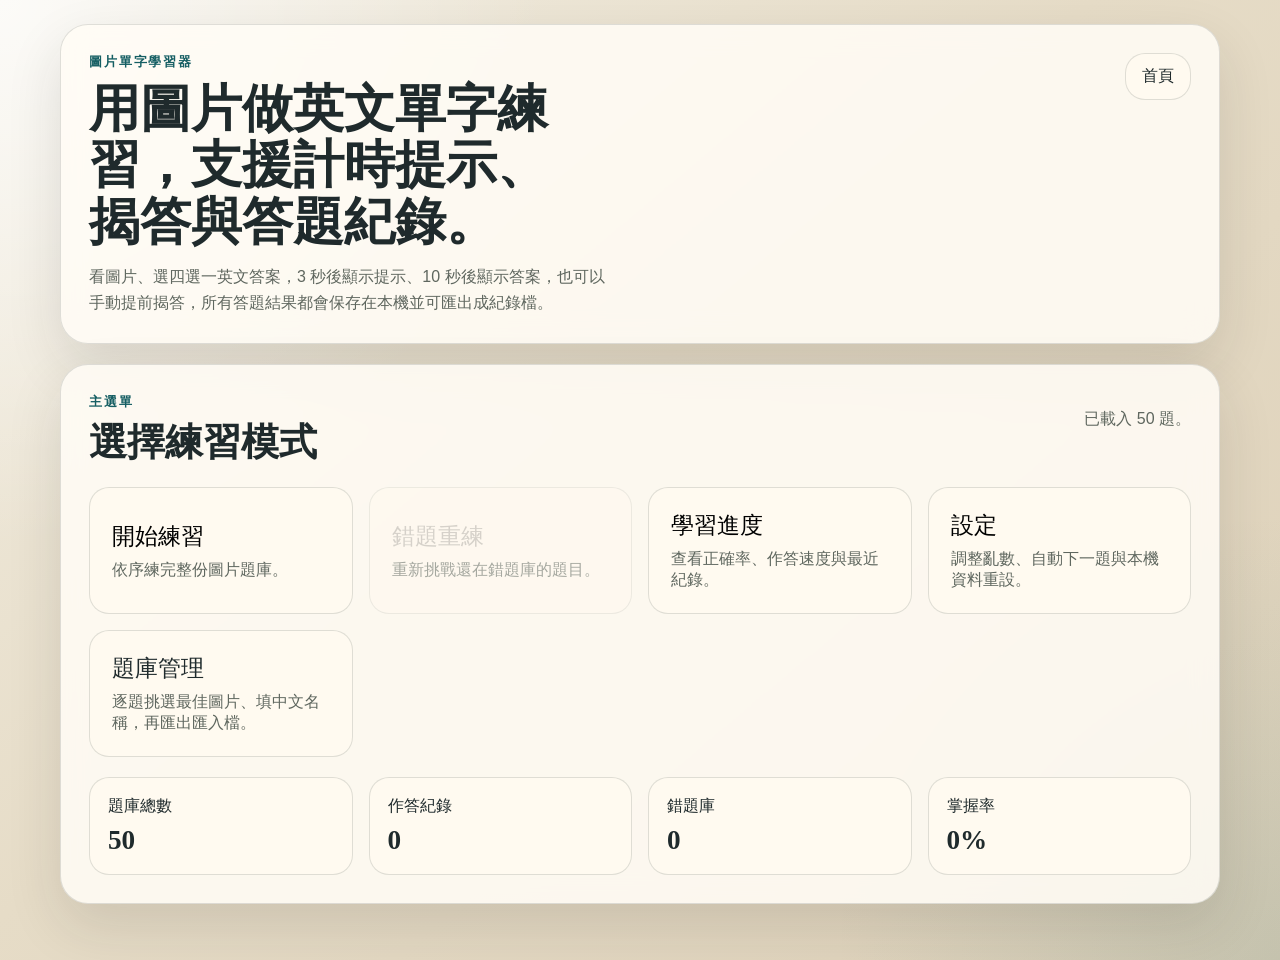
<file: index.html>
<!doctype html>
<html lang="zh-Hant">
<head>
  <meta charset="UTF-8">
  <meta name="viewport" content="width=device-width, initial-scale=1.0">
  <title>圖片單字學習器</title>
  <link rel="stylesheet" href="style.css">
</head>
<body>
  <div class="app-shell">
    <header class="hero">
      <div>
        <p class="eyebrow">圖片單字學習器</p>
        <h1>用圖片做英文單字練習，支援計時提示、揭答與答題紀錄。</h1>
        <p class="hero-copy">看圖片、選四選一英文答案，3 秒後顯示提示、10 秒後顯示答案，也可以手動提前揭答，所有答題結果都會保存在本機並可匯出成紀錄檔。</p>
      </div>
      <button class="ghost-button" id="nav-home" type="button">首頁</button>
    </header>

    <main>
      <section class="view is-active" id="view-home" aria-labelledby="home-title">
        <div class="section-head">
          <div>
            <p class="eyebrow">主選單</p>
            <h2 id="home-title">選擇練習模式</h2>
          </div>
          <p class="inline-note" id="dataset-status">正在載入題庫...</p>
        </div>

        <div class="menu-grid">
          <button class="menu-card" id="start-practice" type="button">
            <span class="menu-label">開始練習</span>
            <span class="menu-copy">依序練完整份圖片題庫。</span>
          </button>
          <button class="menu-card" id="review-mistakes" type="button">
            <span class="menu-label">錯題重練</span>
            <span class="menu-copy">重新挑戰還在錯題庫的題目。</span>
          </button>
          <button class="menu-card" id="open-progress" type="button">
            <span class="menu-label">學習進度</span>
            <span class="menu-copy">查看正確率、作答速度與最近紀錄。</span>
          </button>
          <button class="menu-card" id="open-settings" type="button">
            <span class="menu-label">設定</span>
            <span class="menu-copy">調整亂數、自動下一題與本機資料重設。</span>
          </button>
          <a class="menu-card menu-link" href="manager.html">
            <span class="menu-label">題庫管理</span>
            <span class="menu-copy">逐題挑選最佳圖片、填中文名稱，再匯出匯入檔。</span>
          </a>
        </div>

        <div class="snapshot-grid" id="home-snapshot"></div>
      </section>

      <section class="view" id="view-practice" aria-labelledby="practice-title">
        <div class="section-head">
          <div>
            <p class="eyebrow" id="practice-mode-label">練習模式</p>
            <h2 id="practice-title">請在揭答前作答</h2>
          </div>
          <div class="status-row">
            <span class="status-pill" id="question-counter">0 / 0</span>
            <span class="status-pill" id="timer-badge">0.0s</span>
            <button class="ghost-button" id="exit-practice" type="button">離開練習</button>
          </div>
        </div>

        <div class="practice-grid">
          <div class="media-panel">
            <div class="image-frame">
              <img id="question-image" alt="單字題目圖片">
              <div class="image-fallback hidden" id="image-fallback">圖片載入失敗，已改用後備圖片。</div>
            </div>
            <div class="meta-grid">
              <div class="meta-card">
                <span class="meta-label">分類</span>
                <strong id="question-category">-</strong>
              </div>
              <div class="meta-card">
                <span class="meta-label">難度</span>
                <strong id="question-level">-</strong>
              </div>
              <div class="meta-card">
                <span class="meta-label">詞性</span>
                <strong id="question-pos">-</strong>
              </div>
            </div>
          </div>

          <div class="question-panel">
            <div class="hint-panel">
              <p class="hint-status" id="hint-status">尚未顯示提示。3 秒後顯示提示，10 秒後顯示答案。</p>
              <p class="hint-text" id="hint-text"></p>
              <p class="answer-text" id="answer-text"></p>
            </div>

            <div class="choice-grid" id="choice-grid"></div>

            <div class="feedback-panel" id="feedback-panel">
              <p class="feedback-title" id="feedback-title">請先選擇一個答案。</p>
              <p class="feedback-copy" id="feedback-copy">你的作答結果、用時、提示等級與揭答狀態會顯示在這裡。</p>
            </div>

            <div class="action-row">
              <button class="primary-button" id="next-question" type="button" disabled>下一題</button>
              <button class="ghost-button" id="reveal-answer" type="button">提前顯示答案</button>
              <button class="ghost-button" id="restart-queue" type="button">重新開始本輪</button>
            </div>
          </div>
        </div>
      </section>

      <section class="view" id="view-summary" aria-labelledby="summary-title">
        <div class="section-head">
          <div>
            <p class="eyebrow">本輪結算</p>
            <h2 id="summary-title">這一輪的作答結果</h2>
          </div>
          <button class="ghost-button" id="summary-home" type="button">返回首頁</button>
        </div>

        <div class="snapshot-grid" id="summary-snapshot"></div>
        <div class="summary-list" id="summary-breakdown"></div>

        <div class="action-row">
          <button class="primary-button" id="summary-restart" type="button">再練一次</button>
          <button class="ghost-button" id="summary-review" type="button">重練錯題</button>
        </div>
      </section>

      <section class="view" id="view-progress" aria-labelledby="progress-title">
        <div class="section-head">
          <div>
            <p class="eyebrow">學習進度</p>
            <h2 id="progress-title">長期統計與答題紀錄</h2>
          </div>
          <button class="ghost-button" id="progress-home" type="button">返回首頁</button>
        </div>

        <div class="snapshot-grid" id="progress-snapshot"></div>
        <div class="action-row">
          <button class="primary-button" id="export-log-json" type="button">匯出 JSON 紀錄</button>
          <button class="ghost-button" id="export-log-csv" type="button">匯出 CSV 紀錄</button>
        </div>
        <div class="panel-stack">
          <div class="panel-block">
            <h3>最近較弱的單字</h3>
            <div id="weak-words"></div>
          </div>
          <div class="panel-block">
            <h3>分類表現</h3>
            <div id="category-performance"></div>
          </div>
          <div class="panel-block">
            <h3>最近答題紀錄</h3>
            <div id="recent-attempts"></div>
          </div>
        </div>
      </section>

      <section class="view" id="view-settings" aria-labelledby="settings-title">
        <div class="section-head">
          <div>
            <p class="eyebrow">設定</p>
            <h2 id="settings-title">本機偏好設定</h2>
          </div>
          <button class="ghost-button" id="settings-home" type="button">返回首頁</button>
        </div>

        <form class="settings-form" id="settings-form">
          <label class="settings-row" for="shuffle-questions">
            <span>
              <strong>打亂題目順序</strong>
              <small>每次開始練習時隨機排列題目。</small>
            </span>
            <input id="shuffle-questions" name="shuffleQuestions" type="checkbox">
          </label>

          <label class="settings-row" for="auto-advance-ms">
            <span>
              <strong>自動前往下一題</strong>
              <small>作答後自動切到下一題。</small>
            </span>
            <select id="auto-advance-ms" name="autoAdvanceMs">
              <option value="0">關閉</option>
              <option value="1200">1.2 秒</option>
              <option value="2000">2 秒</option>
            </select>
          </label>

          <div class="action-row">
            <button class="primary-button" type="submit">儲存設定</button>
            <button class="ghost-button" id="reset-storage" type="button">重設本機資料</button>
          </div>
        </form>
      </section>
    </main>
  </div>

  <script src="app.js" defer></script>
</body>
</html>
</file>
<file: style.css>
:root {
  color-scheme: light;
  --bg: #f3efe4;
  --bg-accent: #ddd0b8;
  --panel: rgba(255, 252, 245, 0.88);
  --panel-strong: #fffaf0;
  --ink: #1f2a2c;
  --muted: #5f675f;
  --line: rgba(31, 42, 44, 0.14);
  --primary: #155e63;
  --primary-strong: #0f4549;
  --success: #245f3a;
  --warning: #8b5e2e;
  --danger: #8d2c35;
  --shadow: 0 22px 55px rgba(34, 34, 34, 0.12);
  --radius-xl: 28px;
  --radius-lg: 20px;
  --radius-md: 14px;
}

* {
  box-sizing: border-box;
}

body {
  margin: 0;
  min-height: 100vh;
  font-family: "Trebuchet MS", "Verdana", sans-serif;
  color: var(--ink);
  background:
    radial-gradient(circle at top left, rgba(255, 255, 255, 0.75), transparent 34%),
    radial-gradient(circle at bottom right, rgba(21, 94, 99, 0.12), transparent 28%),
    linear-gradient(140deg, var(--bg) 0%, #e6dcc7 45%, var(--bg-accent) 100%);
}

img {
  display: block;
  max-width: 100%;
}

button,
select,
input {
  font: inherit;
}

button {
  cursor: pointer;
  border: 0;
}

a {
  color: inherit;
}

.app-shell {
  width: min(1160px, calc(100vw - 32px));
  margin: 0 auto;
  padding: 24px 0 56px;
}

.hero,
.view {
  backdrop-filter: blur(14px);
  background: var(--panel);
  border: 1px solid var(--line);
  border-radius: var(--radius-xl);
  box-shadow: var(--shadow);
}

.hero {
  display: flex;
  justify-content: space-between;
  gap: 20px;
  align-items: start;
  padding: 28px;
  margin-bottom: 20px;
}

.eyebrow {
  margin: 0 0 10px;
  font-size: 0.82rem;
  font-weight: 700;
  letter-spacing: 0.14em;
  text-transform: uppercase;
  color: var(--primary);
}

h1,
h2,
h3 {
  margin: 0;
  font-family: "Georgia", "Times New Roman", serif;
  line-height: 1.1;
}

h1 {
  max-width: 18ch;
  font-size: clamp(2.4rem, 4vw, 4.2rem);
}

h2 {
  font-size: clamp(1.8rem, 3vw, 2.8rem);
}

h3 {
  font-size: 1.2rem;
}

.hero-copy,
.inline-note,
.menu-copy,
.meta-label,
.hint-status,
.feedback-copy,
.settings-row small,
.table-note,
.weak-word-meta {
  color: var(--muted);
}

.hero-copy {
  max-width: 58ch;
  margin: 14px 0 0;
  line-height: 1.6;
}

.view {
  display: none;
  padding: 28px;
}

.view.is-active {
  display: block;
  animation: rise-in 220ms ease;
}

.section-head,
.status-row,
.action-row,
.meta-grid,
.snapshot-grid,
.menu-grid,
.panel-stack,
.summary-list {
  display: grid;
  gap: 16px;
}

.section-head {
  grid-template-columns: 1fr auto;
  align-items: start;
  margin-bottom: 24px;
}

.status-row {
  grid-auto-flow: column;
  align-items: center;
}

.status-pill,
.ghost-button,
.primary-button,
.choice-button,
.menu-card,
.meta-card,
.snapshot-card,
.panel-block,
.hint-panel,
.feedback-panel,
.settings-row,
.summary-item,
.weak-word-item,
.category-row {
  border: 1px solid var(--line);
  border-radius: var(--radius-lg);
}

.status-pill,
.ghost-button,
.primary-button,
.choice-button {
  padding: 12px 16px;
}

.status-pill {
  background: rgba(255, 255, 255, 0.72);
  font-weight: 700;
}

.ghost-button,
.menu-card,
.choice-button,
.settings-row,
.meta-card,
.snapshot-card,
.panel-block,
.summary-item,
.weak-word-item,
.category-row,
.hint-panel,
.feedback-panel {
  background: var(--panel-strong);
}

.ghost-button {
  color: var(--ink);
}

.primary-button {
  background: linear-gradient(135deg, var(--primary) 0%, var(--primary-strong) 100%);
  color: #fff;
  font-weight: 700;
}

.ghost-button:hover,
.menu-card:hover,
.choice-button:hover,
.primary-button:hover {
  transform: translateY(-1px);
}

.ghost-button:disabled,
.primary-button:disabled,
.choice-button:disabled,
.menu-card:disabled {
  cursor: not-allowed;
  opacity: 0.55;
  transform: none;
}

.menu-grid {
  grid-template-columns: repeat(auto-fit, minmax(220px, 1fr));
  margin-bottom: 20px;
}

.menu-card {
  padding: 22px;
  text-align: left;
  transition: transform 180ms ease, border-color 180ms ease;
}

.menu-link {
  display: block;
  text-decoration: none;
}

.nav-link {
  display: inline-flex;
  align-items: center;
  justify-content: center;
  text-decoration: none;
}

.menu-label {
  display: block;
  margin-bottom: 8px;
  font-family: "Georgia", "Times New Roman", serif;
  font-size: 1.45rem;
}

.snapshot-grid {
  grid-template-columns: repeat(auto-fit, minmax(180px, 1fr));
}

.snapshot-card,
.meta-card,
.panel-block,
.summary-item,
.weak-word-item,
.category-row,
.hint-panel,
.feedback-panel {
  padding: 18px;
}

.snapshot-card strong {
  display: block;
  margin-top: 8px;
  font-size: 1.7rem;
  font-family: "Georgia", "Times New Roman", serif;
}

.practice-grid {
  display: grid;
  grid-template-columns: minmax(300px, 0.95fr) minmax(320px, 1.05fr);
  gap: 22px;
}

.media-panel,
.question-panel {
  display: grid;
  gap: 16px;
}

.image-frame {
  position: relative;
  min-height: 360px;
  overflow: hidden;
  border-radius: var(--radius-lg);
  border: 1px solid var(--line);
  background: linear-gradient(160deg, rgba(255, 255, 255, 0.75), rgba(21, 94, 99, 0.08));
}

.image-frame img {
  width: 100%;
  height: 100%;
  min-height: 360px;
  object-fit: cover;
}

.image-fallback {
  position: absolute;
  left: 16px;
  right: 16px;
  bottom: 16px;
  padding: 12px 14px;
  background: rgba(255, 250, 240, 0.92);
  border-radius: 12px;
  border: 1px solid var(--line);
}

.hidden {
  display: none;
}

.meta-grid {
  grid-template-columns: repeat(3, 1fr);
}

.meta-card strong {
  display: block;
  margin-top: 6px;
}

.hint-panel {
  background: linear-gradient(180deg, rgba(255, 255, 255, 0.82), rgba(21, 94, 99, 0.08));
}

.hint-text,
.answer-text,
.feedback-title,
.feedback-copy {
  margin: 0;
}

.hint-text,
.answer-text,
.feedback-copy {
  line-height: 1.6;
}

.answer-text {
  color: var(--primary-strong);
  font-weight: 700;
}

.choice-grid {
  display: grid;
  gap: 12px;
}

.choice-button {
  text-align: left;
  transition: transform 180ms ease, border-color 180ms ease, background 180ms ease;
}

.choice-button.is-correct,
.choice-button.is-answer {
  border-color: rgba(36, 95, 58, 0.4);
  background: rgba(36, 95, 58, 0.12);
}

.choice-button.is-wrong {
  border-color: rgba(141, 44, 53, 0.36);
  background: rgba(141, 44, 53, 0.1);
}

.feedback-panel[data-tone="success"] {
  border-color: rgba(36, 95, 58, 0.3);
}

.feedback-panel[data-tone="warning"] {
  border-color: rgba(139, 94, 46, 0.32);
}

.feedback-panel[data-tone="danger"] {
  border-color: rgba(141, 44, 53, 0.32);
}

.action-row {
  grid-auto-flow: column;
  justify-content: start;
}

.summary-list,
.panel-stack {
  margin-top: 20px;
}

.summary-item,
.weak-word-item,
.category-row {
  display: flex;
  justify-content: space-between;
  gap: 16px;
  align-items: center;
}

.weak-word-list,
.category-table {
  display: grid;
  gap: 12px;
}

.category-row strong,
.weak-word-item strong {
  display: block;
}

.settings-form {
  display: grid;
  gap: 16px;
}

.settings-row {
  display: flex;
  justify-content: space-between;
  gap: 16px;
  padding: 18px;
  align-items: center;
}

.settings-row input[type="checkbox"] {
  width: 22px;
  height: 22px;
}

.settings-row select {
  min-width: 140px;
  padding: 10px 12px;
  border-radius: 12px;
  border: 1px solid var(--line);
  background: #fff;
}

.manager-shell {
  display: grid;
  gap: 20px;
}

.manager-layout {
  display: grid;
  grid-template-columns: minmax(280px, 340px) minmax(0, 1fr);
  gap: 22px;
}

.manager-sidebar,
.manager-main {
  display: grid;
  gap: 16px;
}

.manager-field {
  display: grid;
  gap: 8px;
}

.manager-field strong {
  font-size: 0.95rem;
}

.manager-input {
  width: 100%;
  padding: 12px 14px;
  border: 1px solid var(--line);
  border-radius: 14px;
  background: #fff;
}

.manager-copy {
  margin: 0;
  line-height: 1.6;
}

.manager-note {
  margin: 0;
  line-height: 1.7;
}

.current-approved-preview {
  display: grid;
  gap: 12px;
}

.current-approved-frame,
.candidate-frame {
  overflow: hidden;
  border-radius: 16px;
  border: 1px solid var(--line);
  background: linear-gradient(160deg, rgba(255, 255, 255, 0.84), rgba(21, 94, 99, 0.08));
}

.current-approved-frame {
  aspect-ratio: 4 / 3;
}

.current-approved-frame img,
.candidate-frame img {
  width: 100%;
  height: 100%;
  object-fit: cover;
}

.candidate-grid {
  display: grid;
  grid-template-columns: repeat(2, minmax(0, 1fr));
  gap: 16px;
}

.candidate-card {
  display: grid;
  gap: 12px;
  padding: 14px;
  text-align: left;
  border: 1px solid var(--line);
  border-radius: var(--radius-lg);
  background: var(--panel-strong);
  transition: transform 180ms ease, border-color 180ms ease, box-shadow 180ms ease;
}

.candidate-card:hover {
  transform: translateY(-1px);
}

.candidate-card.is-selected {
  border-color: rgba(21, 94, 99, 0.52);
  box-shadow: 0 14px 34px rgba(21, 94, 99, 0.16);
}

.candidate-card.is-empty {
  cursor: default;
  opacity: 0.72;
}

.upload-placeholder {
  display: flex;
  align-items: center;
  justify-content: center;
  background: var(--panel-strong);
  border: 2px dashed var(--line);
  border-radius: var(--radius-md);
}

.upload-icon {
  font-size: 2rem;
  opacity: 0.5;
}

.upload-replace-btn {
  margin-top: 4px;
  font-size: 0.8rem;
  color: var(--primary-strong);
  text-decoration: underline;
  background: none;
  border: none;
  cursor: pointer;
  padding: 0;
}

.candidate-frame {
  aspect-ratio: 4 / 3;
}

.candidate-card h3,
.candidate-card p,
.current-approved-preview p {
  margin: 0;
}

.candidate-meta,
.selection-summary-list {
  display: grid;
  gap: 8px;
}

.candidate-tag {
  display: inline-flex;
  width: fit-content;
  align-items: center;
  padding: 6px 10px;
  border-radius: 999px;
  background: rgba(21, 94, 99, 0.12);
  color: var(--primary-strong);
  font-size: 0.8rem;
  font-weight: 700;
}

.selection-summary-list {
  margin-top: 4px;
}

.selection-summary-item {
  display: flex;
  justify-content: space-between;
  gap: 16px;
  padding: 14px 16px;
  border-radius: 14px;
  border: 1px solid var(--line);
  background: rgba(255, 250, 240, 0.8);
}

.selection-summary-item strong {
  display: block;
}

.manager-actions {
  display: flex;
  flex-wrap: wrap;
  gap: 12px;
}

.manager-code {
  display: block;
  margin-top: 8px;
  padding: 12px 14px;
  border-radius: 14px;
  border: 1px solid var(--line);
  background: rgba(255, 250, 240, 0.92);
  color: var(--ink);
  word-break: break-all;
}

@keyframes rise-in {
  from {
    opacity: 0;
    transform: translateY(8px);
  }

  to {
    opacity: 1;
    transform: translateY(0);
  }
}

@media (max-width: 880px) {
  .hero,
  .section-head,
  .practice-grid,
  .meta-grid,
  .action-row,
  .status-row,
  .settings-row,
  .summary-item,
  .weak-word-item,
  .category-row {
    grid-template-columns: 1fr;
    grid-auto-flow: row;
  }

  .hero,
  .section-head,
  .settings-row,
  .summary-item,
  .weak-word-item,
  .category-row {
    display: grid;
  }

  .status-row,
  .action-row {
    display: flex;
    flex-wrap: wrap;
  }

  .meta-grid {
    grid-template-columns: 1fr;
  }

  .app-shell {
    width: min(100vw - 18px, 100%);
    padding-top: 10px;
  }

  .view,
  .hero {
    padding: 20px;
    border-radius: 22px;
  }

  .image-frame,
  .image-frame img {
    min-height: 250px;
  }

  .manager-layout,
  .candidate-grid {
    grid-template-columns: 1fr;
  }
}
</file>
